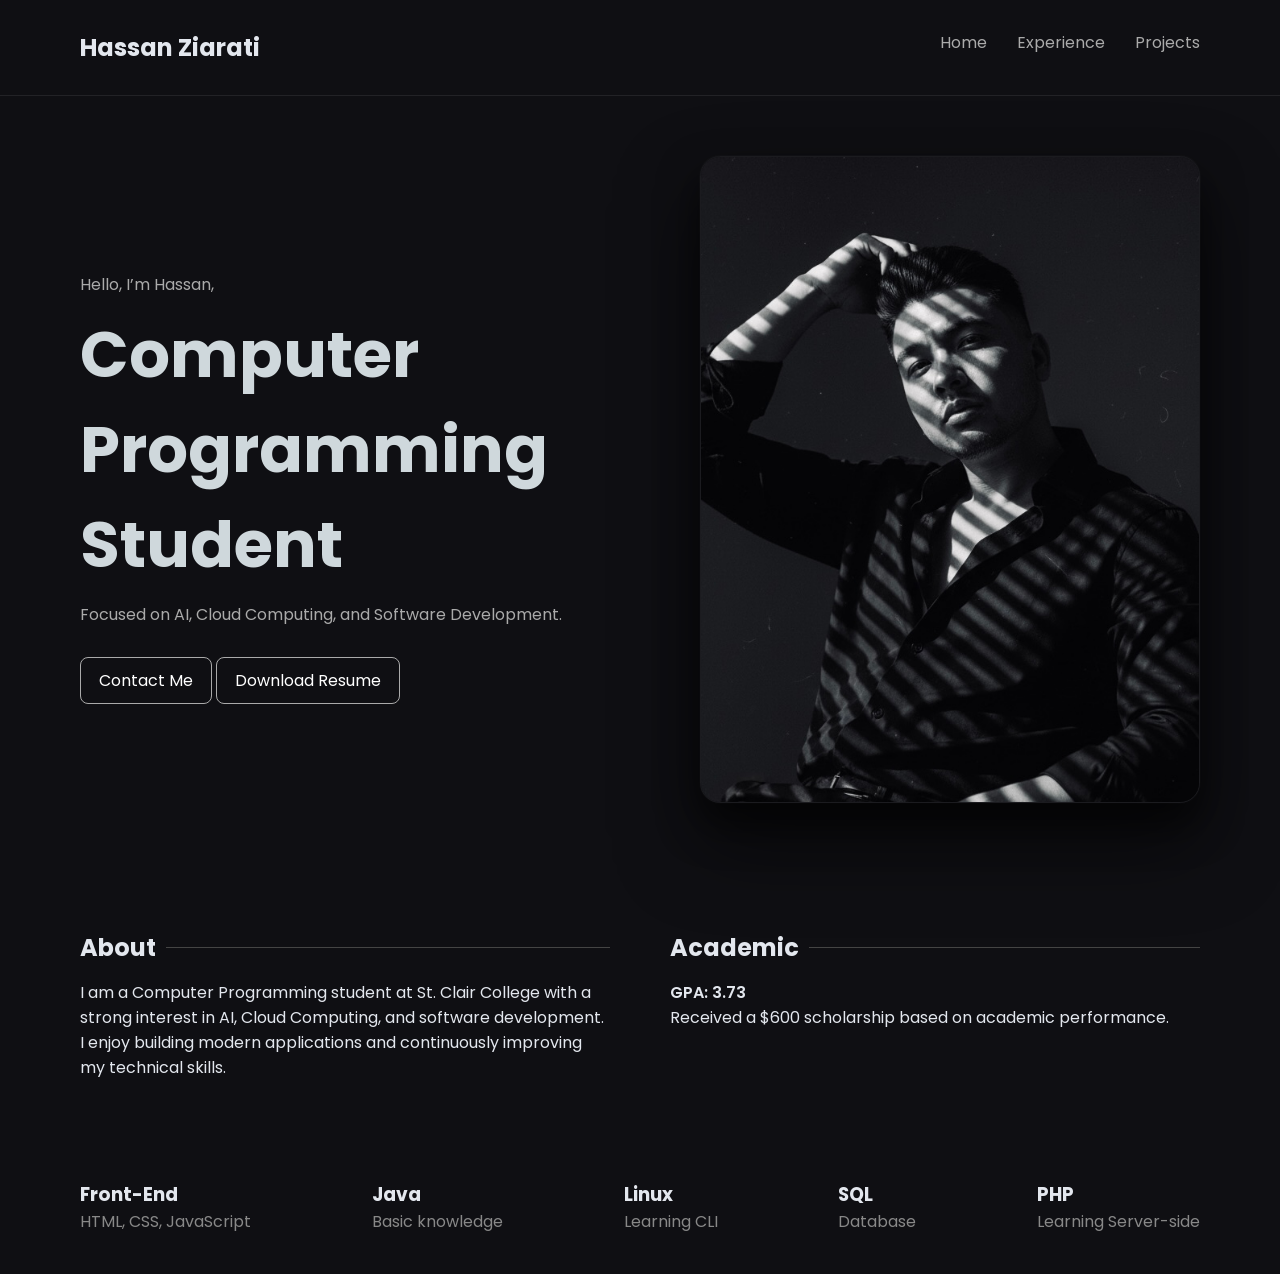
<file: index.html>
<!DOCTYPE html>
<html lang="en">
<head>
<meta charset="UTF-8">
<meta name="viewport" content="width=device-width, initial-scale=1.0">

<link rel="stylesheet" href="https://cdnjs.cloudflare.com/ajax/libs/font-awesome/6.5.0/css/all.min.css">
<link href="https://fonts.googleapis.com/css2?family=Poppins:wght@300;500;700&display=swap" rel="stylesheet">

<title>Home</title>
<link rel="stylesheet" href="Styles/style.css">
</head>

<body>

<!-- NAVBAR -->
<nav class="navbar">
    <h2 class="logo">Hassan Ziarati</h2>

    <ul class="nav-list">
        <li class="nav-item">Home</li>
        <li class="nav-item"><a href="experience.html">Experience</a></li>
        <li class="nav-item"><a href="projects.html">Projects</a></li>
    </ul>
</nav>

<!-- HERO -->
<section class="hero">

    <article class="hero-content">
        <p class="hero-intro">Hello, I’m Hassan,</p>

        <h1 class="hero-title">Computer Programming Student</h1>

        <p class="hero-subtitle">
            Focused on AI, Cloud Computing, and Software Development.
        </p>

        <!-- CONTACT -->
        <section class="contact">

            <a href="#" class="contact-btn">Contact Me</a>

            <aside class="contact-dropdown">
                <nav class="contact-links">

                    <a href="mailto:hassan.ali.ziarati@gmail.com" target="_blank">
                        <i class="fa-solid fa-envelope"></i>
                    </a>

                    <a href="tel:+14375452848" target="_blank">
                        <i class="fa-solid fa-phone"></i>
                    </a>

                    <a href="https://github.com/HassanAliZiarati" target="_blank">
                        <i class="fa-brands fa-github"></i>
                    </a>

                    <a href="https://www.linkedin.com/in/hassan-ali-ziarati-8b8a26235/" target="_blank">
                        <i class="fa-brands fa-linkedin"></i>
                    </a>

                    <a href="https://www.instagram.com/hassan.ali_ziarati/" target="_blank">
                        <i class="fa-brands fa-instagram"></i>
                    </a>

                </nav>
            </aside>

        </section>
            <a href="resume.pdf" download class="resume-btn">
                Download Resume
            </a>

    </article>

    <figure class="hero-image">
        <img src="Images/IMG_0806.jpeg" alt="Hassan profile">
    </figure>

</section>

<!-- ABOUT -->
<section class="about">

    <section class="about-section">
        <header class="section-header">
            <h2>About</h2>
            <span class="line"></span>
        </header>

        <p>
            I am a Computer Programming student at St. Clair College with a strong interest in AI, Cloud Computing, and software development. I enjoy building modern applications and continuously improving my technical skills.
        </p>
    </section>

    <section class="academic-section">
        <header class="section-header">
            <h2>Academic</h2>
            <span class="line"></span>
        </header>

        <p class="gpa">GPA: 3.73</p>

        <p class="gpa-desc">
            Received a $600 scholarship based on academic performance.
        </p>
    </section>

</section>

<!-- SKILLS -->
<section class="skills">

    <article class="skill">
        <h3>Front-End</h3>
        <p>HTML, CSS, JavaScript</p>
    </article>

    <article class="skill">
        <h3>Java</h3>
        <p>Basic knowledge</p>
    </article>

    <article class="skill">
        <h3>Linux</h3>
        <p>Learning CLI</p>
    </article>

    <article class="skill">
        <h3>SQL</h3>
        <p>Database</p>
    </article>

    <article class="skill">
        <h3>PHP</h3>
        <p>Learning Server-side</p>
    </article>

</section>

</body>
</html>
</file>
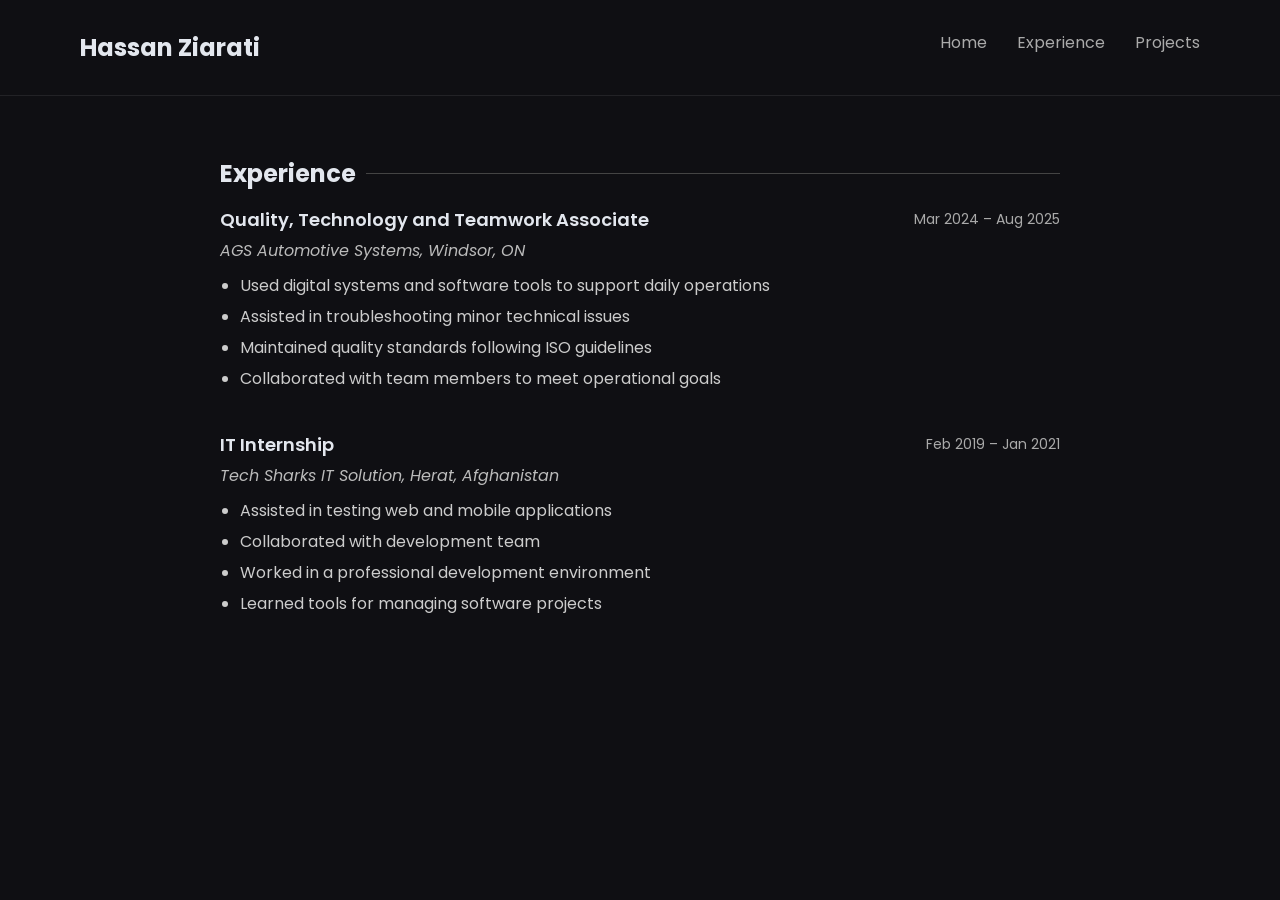
<file: experience.html>
<!DOCTYPE html>
<html lang="en">
<head>
<meta charset="UTF-8">
<meta name="viewport" content="width=device-width, initial-scale=1.0">
<link href="https://fonts.googleapis.com/css2?family=Poppins:wght@300;500;700&display=swap" rel="stylesheet">
<title>Experience</title>
<link rel="stylesheet" href="Styles/style.css">
<link rel="stylesheet" href="Styles/experience.css">
</head>

<body>

<!-- NAVBAR -->
<nav class="navbar">
    <h2 class="logo">Hassan Ziarati</h2>

    <ul class="nav-list">
        <li class="nav-item"><a href="./index.html">Home</a></li>
        <li class="nav-item"><a href="./experience.html">Experience</a></li>
        <li class="nav-item"><a href="./projects.html">Projects</a></li>
    </ul>
</nav>

<!-- EXPERIENCE -->
<section class="experience">

    <header class="section-header">
        <h2>Experience</h2>
        <span class="line"></span>
    </header>

    <!-- Job 1 -->
    <article class="job">

        <div class="job-header">
            <h3 class="job-title">
                Quality, Technology and Teamwork Associate
            </h3>

            <span class="job-date">Mar 2024 – Aug 2025</span>
        </div>

        <p class="job-company">
            AGS Automotive Systems, Windsor, ON
        </p>

        <ul class="job-list">
            <li>Used digital systems and software tools to support daily operations</li>
            <li>Assisted in troubleshooting minor technical issues</li>
            <li>Maintained quality standards following ISO guidelines</li>
            <li>Collaborated with team members to meet operational goals</li>
        </ul>

    </article>

    <!-- Job 2 -->
    <article class="job">

        <div class="job-header">
            <h3 class="job-title">IT Internship</h3>

            <span class="job-date">Feb 2019 – Jan 2021</span>
        </div>

        <p class="job-company">
            Tech Sharks IT Solution, Herat, Afghanistan
        </p>

        <ul class="job-list">
            <li>Assisted in testing web and mobile applications</li>
            <li>Collaborated with development team</li>
            <li>Worked in a professional development environment</li>
            <li>Learned tools for managing software projects</li>
        </ul>

    </article>

</section>

</body>
</html>
</file>
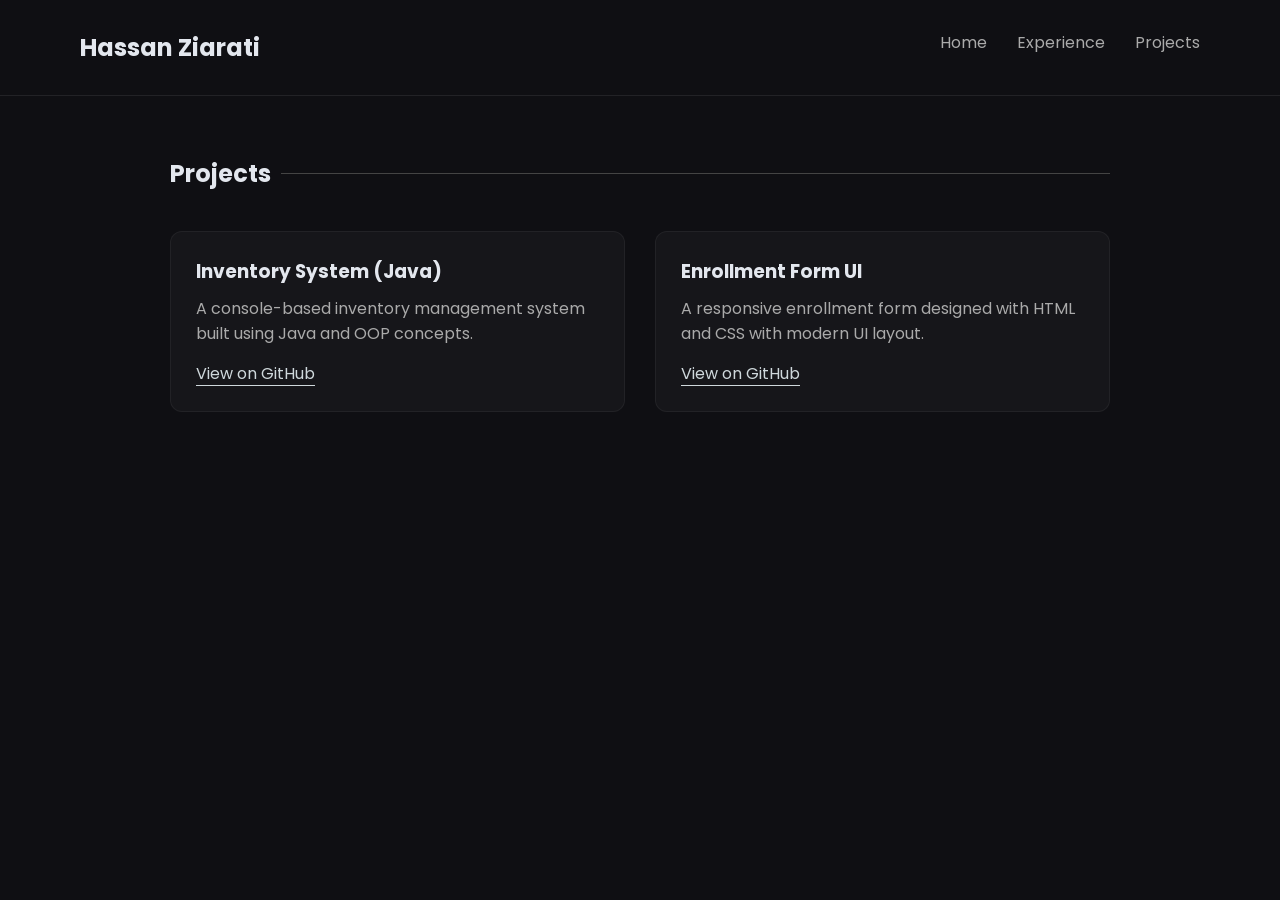
<file: projects.html>
<!DOCTYPE html>
<html lang="en">
<head>
<meta charset="UTF-8">
<meta name="viewport" content="width=device-width, initial-scale=1.0">
<link href="https://fonts.googleapis.com/css2?family=Poppins:wght@300;500;700&display=swap" rel="stylesheet">
<title>Projects</title>
<link rel="stylesheet" href="Styles/style.css">
<link rel="stylesheet" href="Styles/projects.css">
</head>
<body>

<!-- NAVBAR -->
<nav class="navbar">
    <h2 class="logo">Hassan Ziarati</h2>
    <ul class="nav-list">
        <li class="nav-item"><a href="./index.html">Home</a></li>
        <li class="nav-item"><a href="./experience.html">Experience</a></li>
        <li class="nav-item"><a href="./projects.html">Projects</a></li>
    </ul>
</nav>

<!-- PROJECTS -->
<section class="projects">

    <header class="section-header">
        <h2>Projects</h2>
        <span class="line"></span>
    </header>

    <section class="project-grid">

        <!-- Java Project -->
        <article class="project-card">
            <h3>Inventory System (Java)</h3>

            <p>
                A console-based inventory management system built using Java and OOP concepts.
            </p>

            <a href="https://github.com/HassanAliZiarati/inventory-system-java" target="_blank">
                View on GitHub
            </a>
        </article>

        <!-- Form Project -->
        <article class="project-card">
            <h3>Enrollment Form UI</h3>

            <p>
                A responsive enrollment form designed with HTML and CSS with modern UI layout.
            </p>

            <a href="https://github.com/HassanAliZiarati/Enrollment-Form-UI" target="_blank">
                View on GitHub
            </a>
        </article>

    </section>

</section>

</body>
</html>
</file>
<file: Styles/style.css>
/* RESET */
* {
    margin: 0;
    padding: 0;
    box-sizing: border-box;
}

body {
    background: #0f0f13;
    color: #e3e7ee;
    font-family: 'Poppins', sans-serif;
}

/* NAVBAR */
.navbar {
    display: flex;
    justify-content: space-between;
    padding: 30px 80px;
    border-bottom: 1px solid rgba(255,255,255,0.08);
}

.nav-list {
    display: flex;
    gap: 30px;
    list-style: none;
}

.nav-item {
    position: relative;
    color: #aaa;
    cursor: pointer;
    transition: 0.3s;
}

.nav-item a {
    text-decoration: none;
    color: inherit;
}

.nav-item:hover {
    color: #fff;
}

.nav-item::after {
    content: "";
    position: absolute;
    left: 50%;
    bottom: -5px;
    width: 0%;
    height: 2px;
    background: #cfd8dc;
    transition: 0.3s;
    transform: translateX(-50%);
}

.nav-item:hover::after {
    width: 100%;
}

/* HERO */
.hero {
    display: flex;
    justify-content: space-between;
    align-items: center;
    padding: 60px 80px;
}

.hero-title {
    font-size: 64px;
    color: #cfd8dc;
}

.hero-intro,
.hero-subtitle {
    color: #aaa;
    margin: 10px 0;
}

.hero-image img {
    width: 500px;
    border-radius: 25px;
    border: 1px solid rgba(255,255,255,0.05);
    box-shadow: 
        0 20px 40px rgba(0,0,0,0.6),
        0 40px 80px rgba(0,0,0,0.5),
        0 0 0 1px rgba(255,255,255,0.02);
    transition: 0.4s ease;
}

.hero-image img:hover {
    transform: translateY(-8px) scale(1.01);
    box-shadow: 
        0 30px 60px rgba(0,0,0,0.7),
        0 60px 120px rgba(0,0,0,0.6),
        0 0 0 1px rgba(255,255,255,0.03);
}

.hero-actions {
    display: flex;
    align-items: center;
    gap: 20px;
    margin-top: 20px;
}

/* CONTACT */
.contact {
    position: relative;
    display: inline-block;
    margin-top: 20px;
}


.contact-btn::after {
    content: "";
    position: absolute;
    left: 0;
    bottom: -3px;
    width: 100%;
    height: 2px;
    background: #fff;
    transform: scaleX(0);
    transform-origin: left;
    transition: transform 0.35s ease;
}

.contact-btn:hover::after {
    transform: scaleX(1);
}

.contact:hover::after {
    opacity: 0;
}

.contact-dropdown {
    position: absolute;
    top: 100%;
    left: 0;
    background: rgba(255,255,255,0.05);
    padding: 15px;
    border-radius: 10px;
    opacity: 0;
    pointer-events: none;
    transition: 0.3s;
}

.contact:hover .contact-dropdown {
    opacity: 1;
    pointer-events: auto;
}

.contact-links {
    display: flex;
    gap: 15px;
}

.contact-links a {
    width: 40px;
    height: 40px;
    display: flex;
    align-items: center;
    justify-content: center;
    background: rgba(255,255,255,0.05);
    border-radius: 50%;
    color: #aaa;
    transition: 0.3s;
}

.contact-links a:hover {
    color: #fff;
    transform: translateY(-3px);
}

/* ًResume */
.contact-btn,
.resume-btn {
    display: inline-block;
    padding: 10px 18px;
    border: 1px solid #aaa;
    border-radius: 8px;
    text-decoration: none;
    color: #fff;
    transition: 0.3s;
}
.contact-btn:hover,
.resume-btn:hover {
    background: #fff;
    color: #000;
}

/* IMAGE */
.hero-image img {
    width: 500px;
    border-radius: 20px;
}

/* ABOUT */
.about {
    display: flex;
    gap: 60px;
    padding: 60px 80px;
}

.about-section,
.academic-section {
    flex: 1;
}

.section-header {
    display: flex;
    align-items: center;
    gap: 10px;
    margin-bottom: 15px;
}

.line {
    flex: 1;
    height: 1px;
    background: #444;
}

.gpa {
    font-weight: 600;
    margin-top: 10px;
}

/* SKILLS */
.skills {
    display: flex;
    justify-content: space-between;
    padding: 40px 80px;
}

.skill p {
    color: #888;
}

/* MOBILE */
@media (max-width: 768px) {

    .navbar {
        flex-direction: column;
        align-items: center;
        padding: 20px;
    }

    .hero {
        flex-direction: column;
        text-align: center;
        padding: 30px 20px;
    }

    .hero-title {
        font-size: 32px;
    }

    .hero-image img {
        width: 100%;
        margin-top: 20px;
    }

    .about {
        flex-direction: column;
        padding: 30px 20px;
    }

    .skills {
        flex-direction: column;
        gap: 20px;
        padding: 30px 20px;
    }
}
</file>
<file: Styles/experience.css>
/* EXPERIENCE */
.experience {
    padding: 60px 80px;
    max-width: 1000px;
    margin: 0 auto;
}

/* job block */
.job {
    margin-bottom: 40px;
}

/* header (title + date) */
.job-header {
    display: flex;
    justify-content: space-between;
    align-items: center;
}

/* title */
.job-title {
    font-size: 18px;
    font-weight: 600;
}

/* date */
.job-date {
    font-size: 14px;
    color: #aaa;
}

/* company */
.job-company {
    font-style: italic;
    margin: 5px 0 10px;
    color: #bbb;
}

/* list */
.job-list {
    padding-left: 20px;
}

.job-list li {
    margin-bottom: 6px;
    color: #ccc;
}
</file>
<file: Styles/projects.css>
/* PROJECTS PAGE */
.projects {
    padding: 60px 80px;
    max-width: 1100px;
    margin: 0 auto;
}

/* GRID */
.project-grid {
    display: grid;
    grid-template-columns: repeat(2, 1fr);
    gap: 30px;
    margin-top: 40px;
}

/* CARD */
.project-card {
    background: rgba(255,255,255,0.03);
    padding: 25px;
    border-radius: 12px;
    border: 1px solid rgba(255,255,255,0.05);
    transition: 0.3s;
}

/* HOVER */
.project-card:hover {
    transform: translateY(-6px);
    background: rgba(255,255,255,0.06);
}

/* TEXT */
.project-card p {
    color: #aaa;
    margin: 10px 0 15px;
}

/* LINK */
.project-card a {
    text-decoration: none;
    color: #cfd8dc;
    border-bottom: 1px solid #cfd8dc;
    transition: 0.3s;
}

.project-card a:hover {
    color: #fff;
}

@media (max-width: 768px) {

    .project-grid {
        grid-template-columns: 1fr !important;
    }

    .projects {
        padding: 30px 20px;
    }

    .project-card {
        width: 100%;
    }

}
</file>
